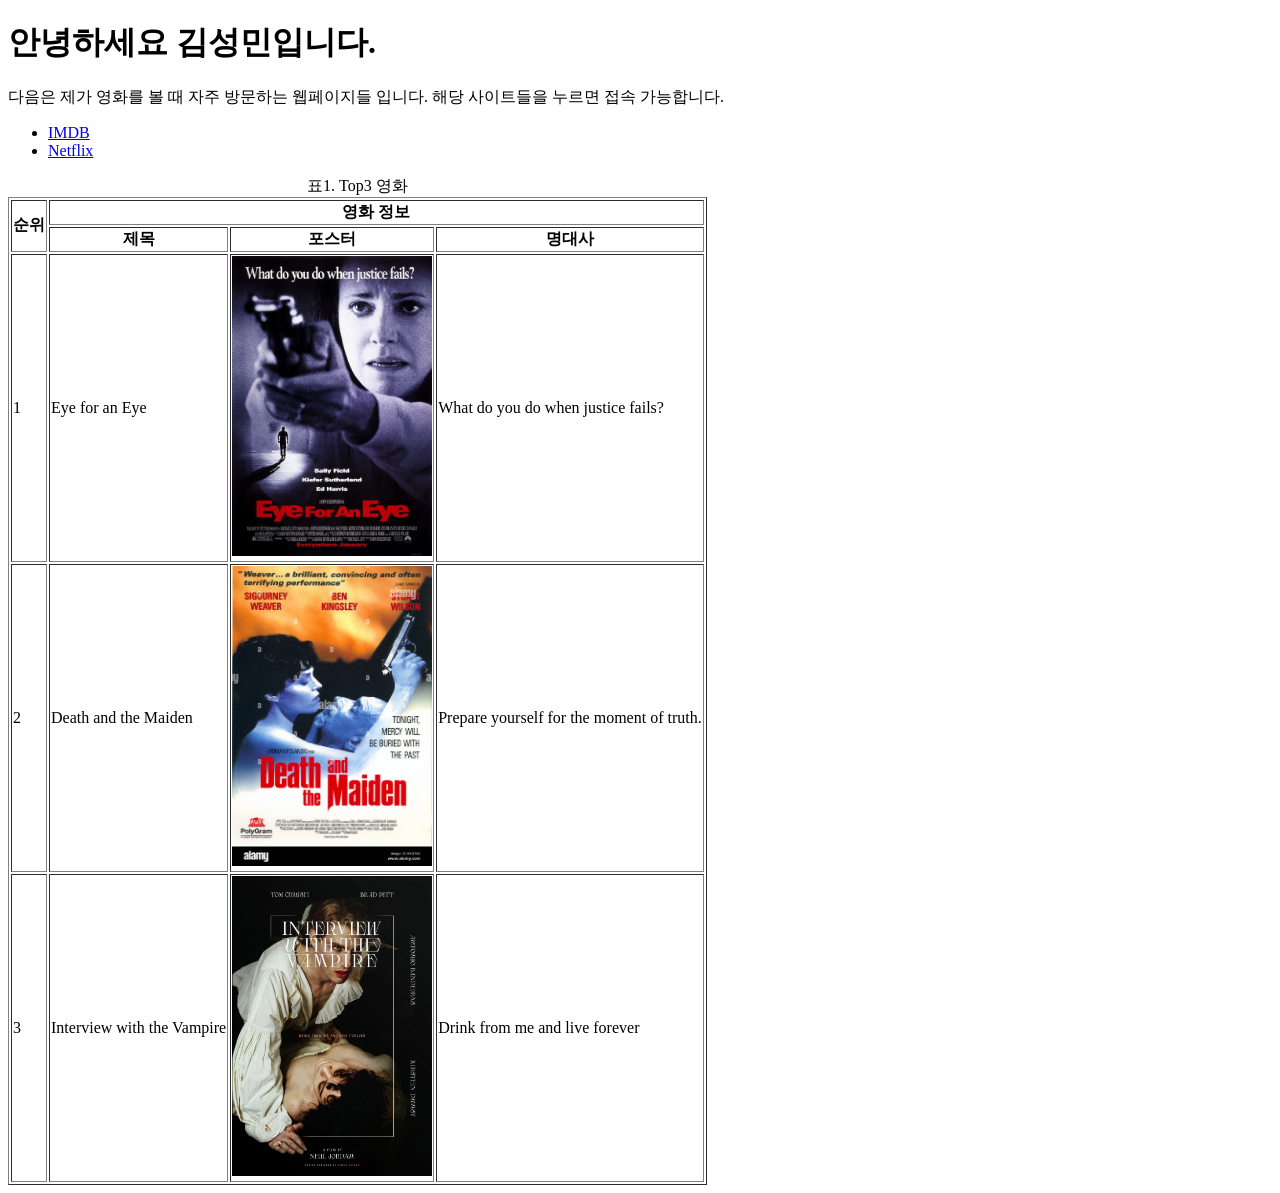
<file: LAB1/index.html>
<!DOCTYPE html>
<html lang="ko">
<head>
    <meta charset="UTF-8">
    <title>내가 좋아하는 영화 Top3</title>
</head>
<body>
    <h1>안녕하세요 김성민입니다.</h1>

    <p>다음은 제가 영화를 볼 때 자주 방문하는 웹페이지들 입니다. 해당 사이트들을 누르면 접속 가능합니다.</p>

    <ul>
        <li><a href="https://www.imdb.com">IMDB</a></li>
        <li><a href="https://www.netflix.com">Netflix</a></li>
    </ul>

    <table border="1">
        <caption>표1. Top3 영화</caption>
        <tr>
            <th rowspan="2">순위</th>
            <th colspan="3">영화 정보</th>
        </tr>
        <tr>
            <th>제목</th>
            <th>포스터</th>
            <th>명대사</th>
        </tr>
        <tr>
            <td>1</td>
            <td>Eye for an Eye</td>
            <td><img src="eye_for_an_eye.jpg" alt="Eye for an Eye 포스터" width="200" height="300"></td>
            <td>What do you do when justice fails?</td>
        </tr>
        <tr>
            <td>2</td>
            <td>Death and the Maiden</td>
            <td><img src="death-and-the-maiden-1995-poster-datm-001vs-BKG7AX.jpg" alt="Death and the Maiden 포스터" width="200" height="300"></td>
            <td>Prepare yourself for the moment of truth.</td>
        </tr>
        <tr>
            <td>3</td>
            <td>Interview with the Vampire</td>
            <td><img src="InterviewWithTheVampire.jpg" alt="Interview with the Vampire 포스터" width="200" height="300"></td>
            <td>Drink from me and live forever</td>
        </tr>
    </table>
</body>
</html>
</file>
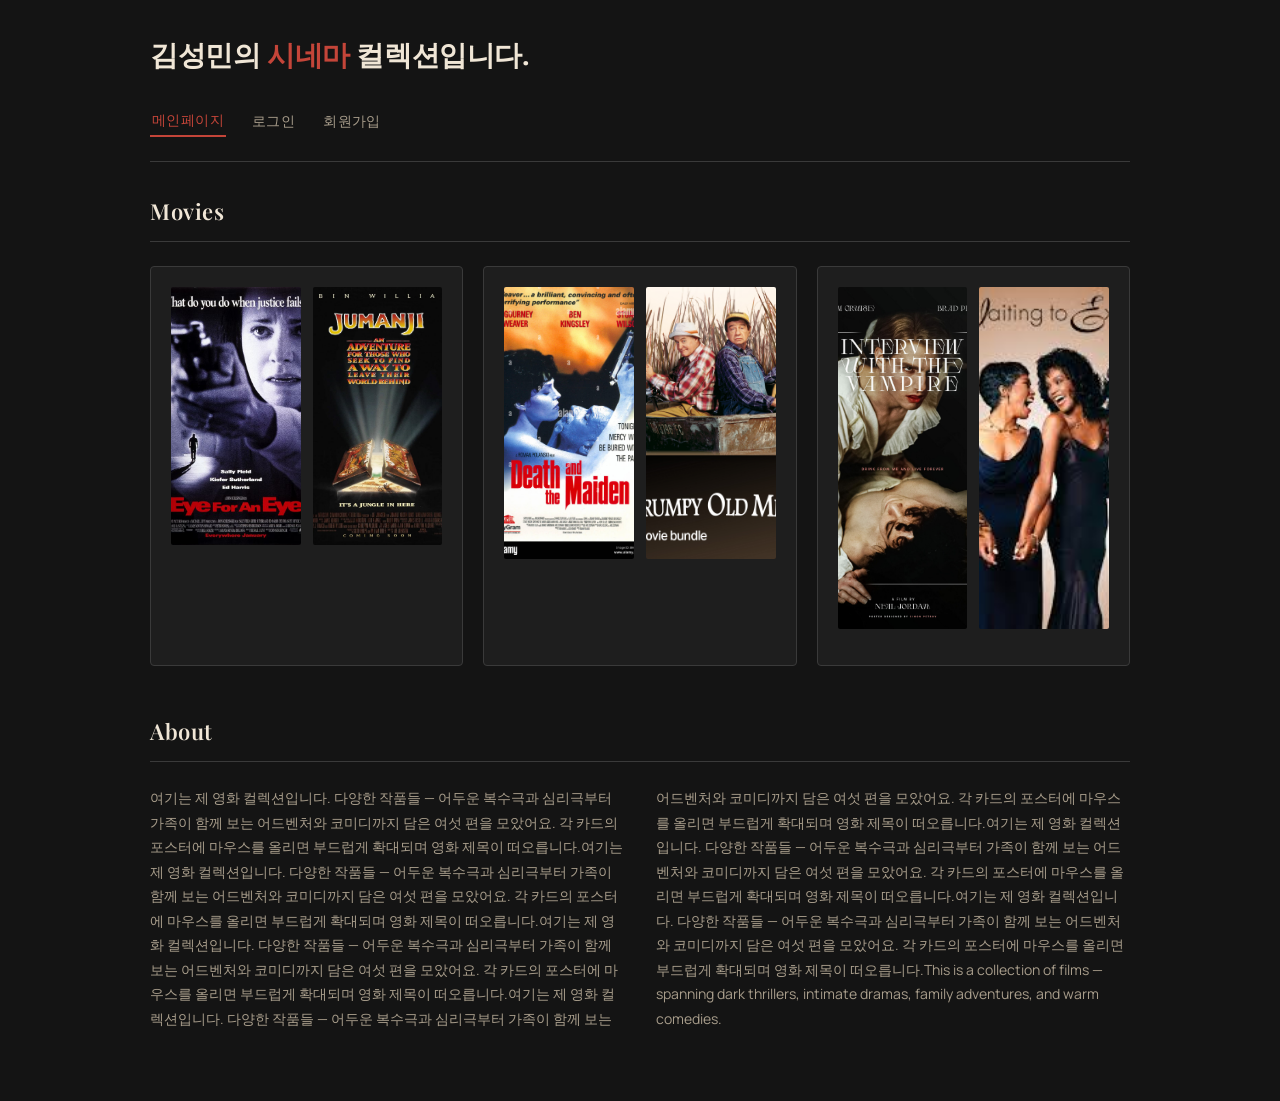
<file: LAB3/index.html>
<!DOCTYPE html>
<html lang="ko">
<head>
    <meta charset="UTF-8">
    <meta name="viewport" content="width=device-width, initial-scale=1.0">
    <title>김성민의 시네마 | 영화 컬렉션</title>
    <link rel="stylesheet" href="main.css">
</head>
<body>
    <div class="page-container">

        <!-- ===== HEADER (animated title + nav linking) ===== -->
        <header class="site-header">

            <!-- Header text slides from RIGHT -> LEFT over 2 seconds -->
            <div class="title-bar">
                <div class="title-spacer"></div>
                <h1 class="header-title">김성민의 <span class="accent">시네마</span> 컬렉션입니다.</h1>
            </div>

            <!-- Navigation: flex-container with 4 flex properties -->
            <nav class="navigation">
                <a href="index.html" class="nav-link nav-link-active">메인페이지</a>
                <a href="login.html" class="nav-link">로그인</a>
                <a href="signup.html" class="nav-link">회원가입</a>
            </nav>
        </header>

        <!-- ===== MAIN CONTENT (4+ nested flex containers) ===== -->
        <main class="main-content">

            <!-- Movies section -->
            <section class="movies-section">
                <h2 class="section-title">Movies</h2>

                <div class="movie-cards">

                    <!-- Card 1: Eye for an Eye + Jumanji -->
                    <article class="movie-card">
                        <div class="movie-images">
                            <div class="image-frame">
                                <img src="images/eye-for-an-eye.jpg"
                                     alt="Eye for an Eye (1996) movie poster"
                                     class="movie-image">
                                <span class="image-label">Eye for an Eye</span>
                            </div>
                            <div class="image-frame">
                                <img src="images/jumanji.jpg"
                                     alt="Jumanji (1995) movie poster"
                                     class="movie-image">
                                <span class="image-label">Jumanji</span>
                            </div>
                        </div>
                    </article>

                    <!-- Card 2: Death and the Maiden + Grumpier Old Men -->
                    <article class="movie-card">
                        <div class="movie-images">
                            <div class="image-frame">
                                <img src="images/death-and-the-maiden.jpg"
                                     alt="Death and the Maiden (1994) movie poster"
                                     class="movie-image">
                                <span class="image-label">Death and the Maiden</span>
                            </div>
                            <div class="image-frame">
                                <img src="images/grumpier-old-men.jpg"
                                     alt="Grumpier Old Men (1995) movie poster"
                                     class="movie-image">
                                <span class="image-label">Grumpier Old Men</span>
                            </div>
                        </div>
                    </article>

                    <!-- Card 3: Interview with the Vampire + Waiting to Exhale -->
                    <article class="movie-card">
                        <div class="movie-images">
                            <div class="image-frame">
                                <img src="images/interview-with-the-vampire.jpg"
                                     alt="Interview with the Vampire (1994) movie poster"
                                     class="movie-image">
                                <span class="image-label">Interview with the Vampire</span>
                            </div>
                            <div class="image-frame">
                                <img src="images/waiting-to-exhale.jpg"
                                     alt="Waiting to Exhale (1995) movie poster"
                                     class="movie-image">
                                <span class="image-label">Waiting to Exhale</span>
                            </div>
                        </div>
                    </article>

                </div>
            </section>

            <!-- About section -->
            <section class="about-section">
                <h2 class="section-title">About</h2>
                <div class="about-content">
                    <p>여기는 제 영화 컬렉션입니다. 다양한 작품들 — 어두운 복수극과 심리극부터 가족이 함께 보는 어드벤처와 코미디까지 담은 여섯 편을 모았어요. 각 카드의 포스터에 마우스를 올리면 부드럽게 확대되며 영화 제목이 떠오릅니다.여기는 제 영화 컬렉션입니다. 다양한 작품들 — 어두운 복수극과 심리극부터 가족이 함께 보는 어드벤처와 코미디까지 담은 여섯 편을 모았어요. 각 카드의 포스터에 마우스를 올리면 부드럽게 확대되며 영화 제목이 떠오릅니다.여기는 제 영화 컬렉션입니다. 다양한 작품들 — 어두운 복수극과 심리극부터 가족이 함께 보는 어드벤처와 코미디까지 담은 여섯 편을 모았어요. 각 카드의 포스터에 마우스를 올리면 부드럽게 확대되며 영화 제목이 떠오릅니다.여기는 제 영화 컬렉션입니다. 다양한 작품들 — 어두운 복수극과 심리극부터 가족이 함께 보는 어드벤처와 코미디까지 담은 여섯 편을 모았어요. 각 카드의 포스터에 마우스를 올리면 부드럽게 확대되며 영화 제목이 떠오릅니다.여기는 제 영화 컬렉션입니다. 다양한 작품들 — 어두운 복수극과 심리극부터 가족이 함께 보는 어드벤처와 코미디까지 담은 여섯 편을 모았어요. 각 카드의 포스터에 마우스를 올리면 부드럽게 확대되며 영화 제목이 떠오릅니다.여기는 제 영화 컬렉션입니다. 다양한 작품들 — 어두운 복수극과 심리극부터 가족이 함께 보는 어드벤처와 코미디까지 담은 여섯 편을 모았어요. 각 카드의 포스터에 마우스를 올리면 부드럽게 확대되며 영화 제목이 떠오릅니다.This is a collection of films — spanning dark thrillers, intimate dramas, family adventures, and warm comedies.</p>
                </div>
            </section>

        </main>
    </div>
</body>
</html>
</file>
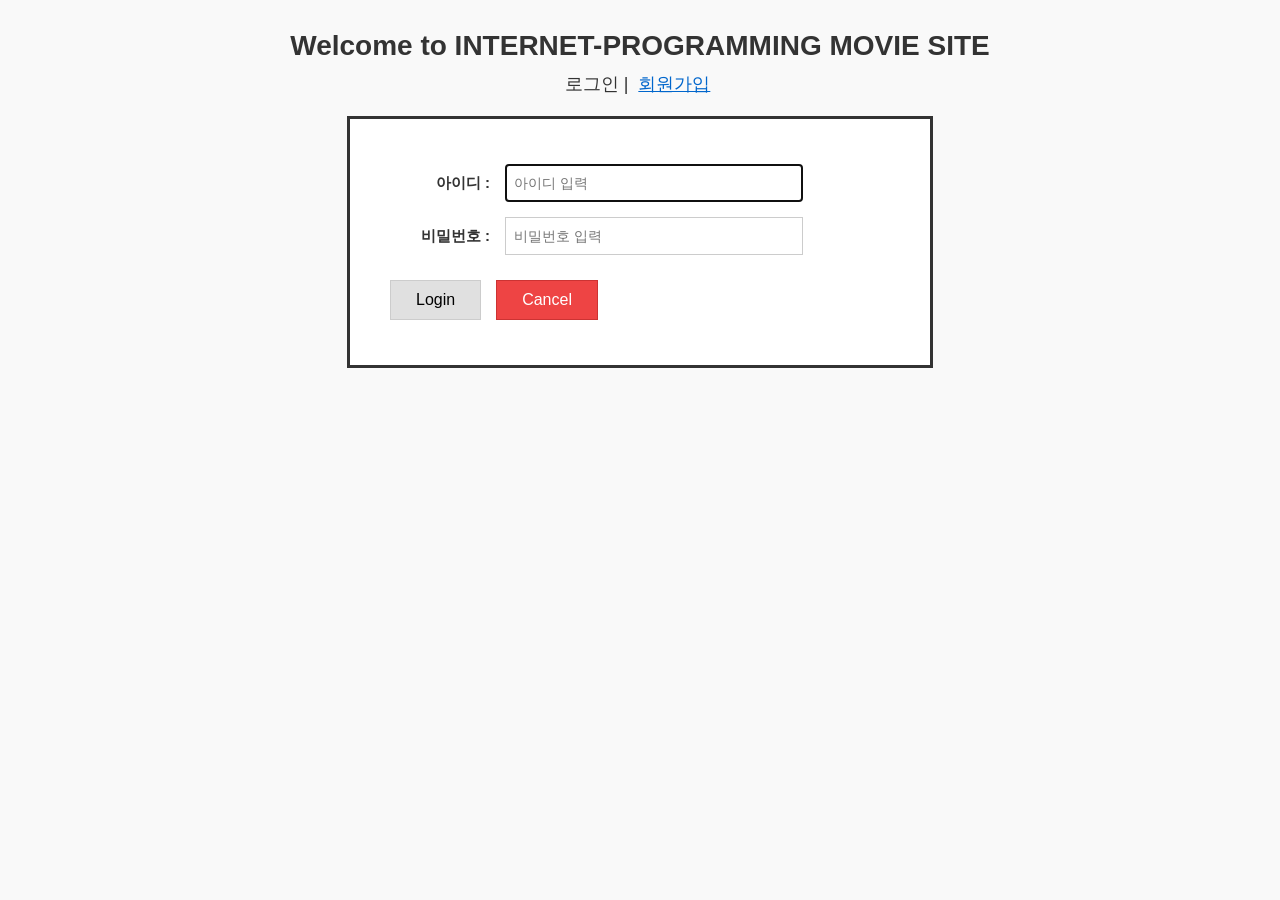
<file: LAB2/login.html>
<!DOCTYPE html>
<html lang="ko">
<head>
    <meta charset="UTF-8">
    <meta name="viewport" content="width=device-width, initial-scale=1.0">
    <title>로그인 - Internet Programming Movie Site</title>
    <link rel="stylesheet" type="text/css" href="main.css">
</head>
<body>

    <h1>Welcome to INTERNET-PROGRAMMING MOVIE SITE</h1>

    <div class="nav-links">
        <span>로그인</span> | <a href="signup.html">회원가입</a>
    </div>

    <div class="form-container">

        <div class="form-row">
            <label for="userid">아이디 :</label>
            <input type="text" id="userid" name="userid" placeholder="아이디 입력" autofocus>
        </div>

        <div class="form-row">
            <label for="password">비밀번호 :</label>
            <input type="password" id="password" name="password" placeholder="비밀번호 입력">
        </div>

        <div class="form-row btn-group">
            <button type="button" class="btn-login">Login</button>
            <button type="button" class="btn-cancel">Cancel</button>
        </div>

    </div>

</body>
</html>
</file>
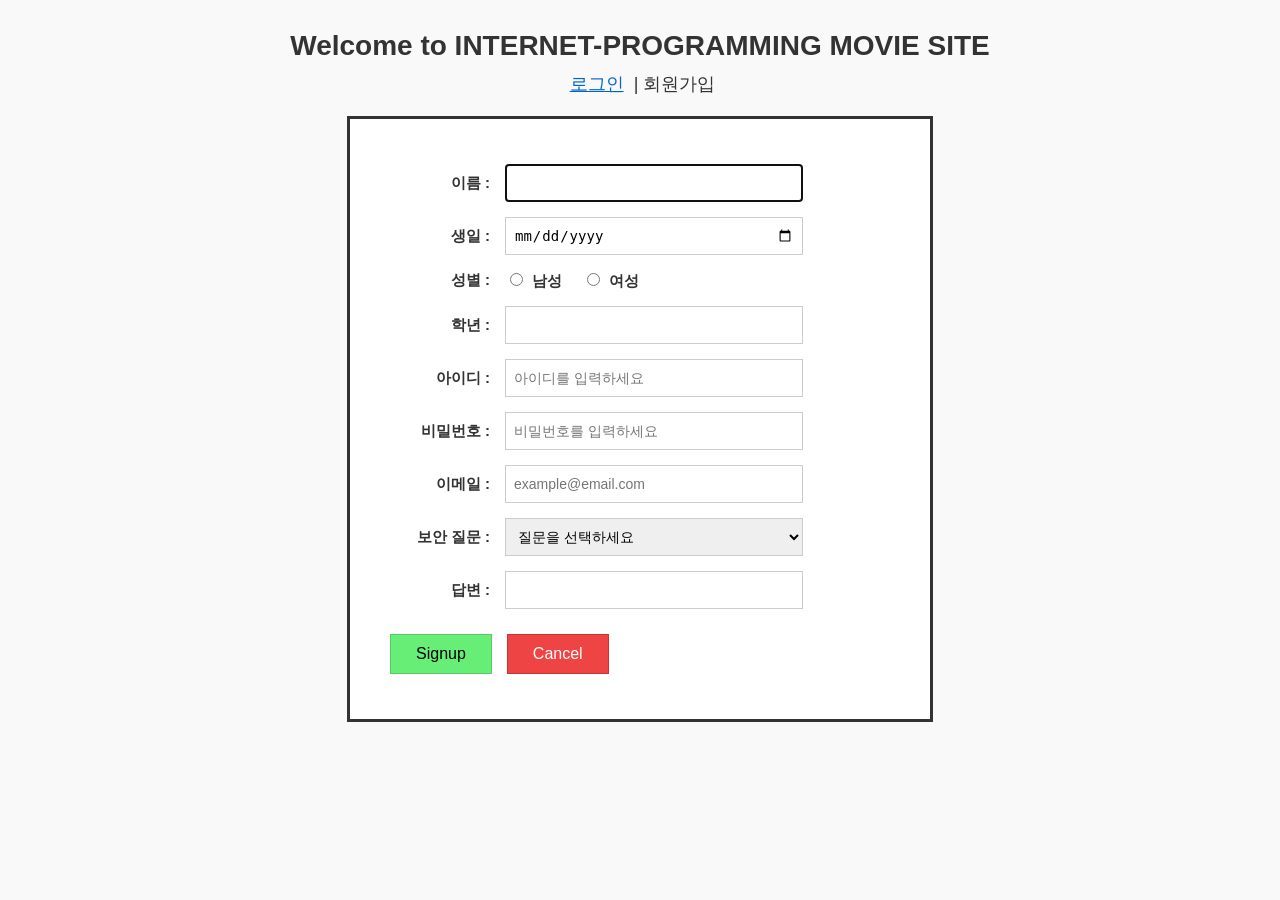
<file: LAB2/signup.html>
<!DOCTYPE html>
<html lang="ko">
<head>
    <meta charset="UTF-8">
    <meta name="viewport" content="width=device-width, initial-scale=1.0">
    <title>회원가입 - Internet Programming Movie Site</title>
    <link rel="stylesheet" type="text/css" href="main.css">
</head>
<body>

    <h1>Welcome to INTERNET-PROGRAMMING MOVIE SITE</h1>

    <div class="nav-links">
        <a href="login.html">로그인</a> | <span>회원가입</span>
    </div>

    <div class="form-container">

        <!-- 1. text input + autofocus + required -->
        <div class="form-row">
            <label for="name">이름 :</label>
            <input type="text" id="name" name="name" autofocus required>
        </div>

        <!-- 2. date input + required -->
        <div class="form-row">
            <label for="birthday">생일 :</label>
            <input type="date" id="birthday" name="birthday" required>
        </div>

        <!-- 3. radio buttons -->
        <div class="form-row">
            <label>성별 :</label>
            <div>
                <input type="radio" id="male" name="gender" value="male">
                <label for="male" class="radio-label">남성</label>
                <input type="radio" id="female" name="gender" value="female">
                <label for="female" class="radio-label">여성</label>
            </div>
        </div>

        <!-- 4. number input + step -->
        <div class="form-row">
            <label for="grade">학년 :</label>
            <input type="number" id="grade" name="grade" min="1" max="4" step="1">
        </div>

        <!-- 5. text input + placeholder + autocomplete -->
        <div class="form-row">
            <label for="userid">아이디 :</label>
            <input type="text" id="userid" name="userid" placeholder="아이디를 입력하세요" autocomplete="username" required>
        </div>

        <!-- 6. password input + placeholder -->
        <div class="form-row">
            <label for="password">비밀번호 :</label>
            <input type="password" id="password" name="password" placeholder="비밀번호를 입력하세요">
        </div>

        <!-- 7. email input + placeholder + autocomplete -->
        <div class="form-row">
            <label for="email">이메일 :</label>
            <input type="email" id="email" name="email" placeholder="example@email.com" autocomplete="email">
        </div>

        <!-- 8. select (dropdown) -->
        <div class="form-row">
            <label for="security">보안 질문 :</label>
            <select id="security" name="security">
                <option value="" selected>질문을 선택하세요</option>
                <option value="pet">첫 번째 반려동물의 이름은?</option>
                <option value="school">졸업한 초등학교 이름은?</option>
                <option value="food">가장 좋아하는 음식은?</option>
                <option value="city">태어난 도시는?</option>
            </select>
        </div>

        <!-- 9. text input -->
        <div class="form-row">
            <label for="answer">답변 :</label>
            <input type="text" id="answer" name="answer">
        </div>

        <!-- Buttons -->
        <div class="form-row btn-group">
            <button type="button" class="btn-signup">Signup</button>
            <button type="button" class="btn-cancel">Cancel</button>
        </div>

    </div>

</body>
</html>
</file>
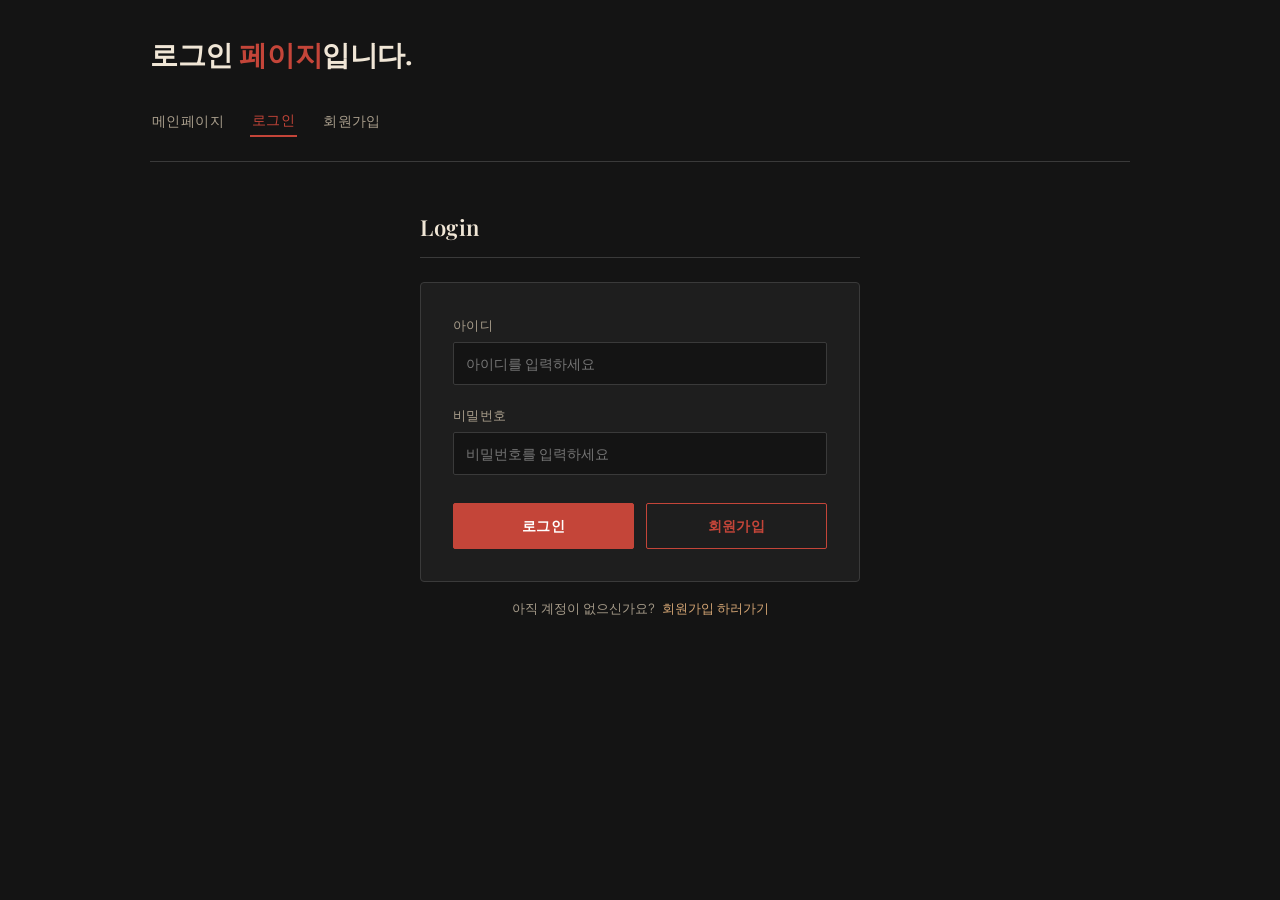
<file: LAB3/login.html>
<!DOCTYPE html>
<html lang="ko">
<head>
    <meta charset="UTF-8">
    <meta name="viewport" content="width=device-width, initial-scale=1.0">
    <title>로그인 | 김성민의 시네마</title>
    <link rel="stylesheet" href="main.css">
</head>
<body>
    <div class="page-container">

        <!-- ===== HEADER ===== -->
        <header class="site-header">
            <div class="title-bar">
                <div class="title-spacer"></div>
                <h1 class="header-title">로그인 <span class="accent">페이지</span>입니다.</h1>
            </div>

            <nav class="navigation">
                <a href="index.html" class="nav-link">메인페이지</a>
                <a href="login.html" class="nav-link nav-link-active">로그인</a>
                <a href="signup.html" class="nav-link">회원가입</a>
            </nav>
        </header>

        <!-- ===== MAIN: login form ===== -->
        <main class="main-content auth-main">
            <section class="auth-section">
                <h2 class="section-title">Login</h2>

                <form class="auth-form" action="#" method="post">
                    <div class="form-row">
                        <label class="form-label" for="login-id">아이디</label>
                        <input type="text"
                               id="login-id"
                               name="username"
                               class="form-input"
                               placeholder="아이디를 입력하세요"
                               required>
                    </div>

                    <div class="form-row">
                        <label class="form-label" for="login-pw">비밀번호</label>
                        <input type="password"
                               id="login-pw"
                               name="password"
                               class="form-input"
                               placeholder="비밀번호를 입력하세요"
                               required>
                    </div>

                    <div class="form-actions">
                        <button type="submit" class="btn-primary">로그인</button>
                        <a href="signup.html" class="btn-secondary">회원가입</a>
                    </div>
                </form>

                <p class="auth-aside">
                    아직 계정이 없으신가요?
                    <a href="signup.html">회원가입 하러가기</a>
                </p>
            </section>
        </main>
    </div>
</body>
</html>
</file>
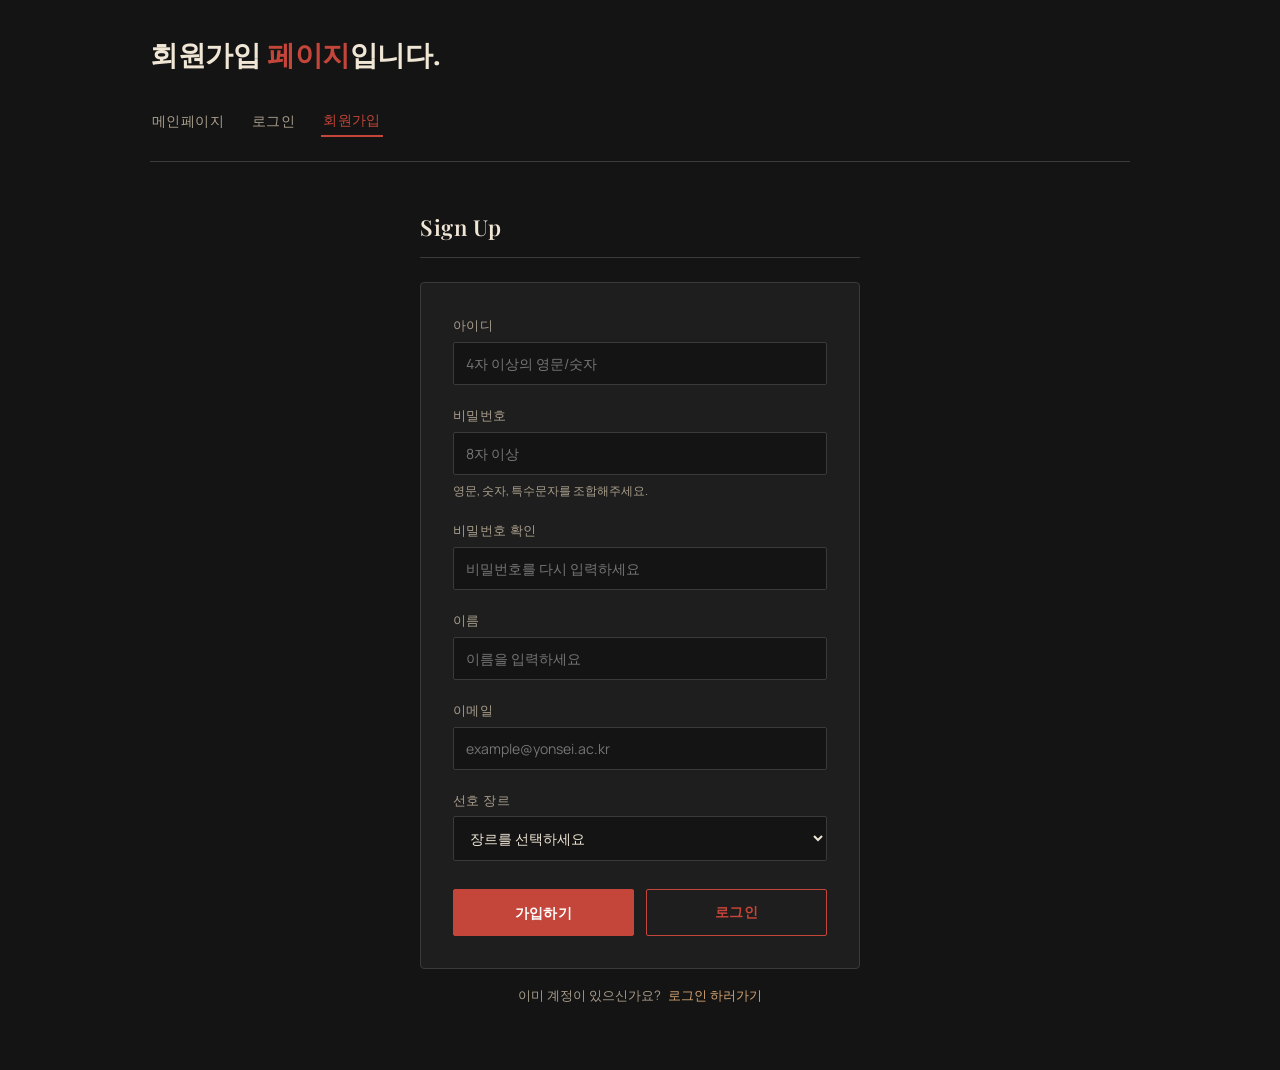
<file: LAB3/signup.html>
<!DOCTYPE html>
<html lang="ko">
<head>
    <meta charset="UTF-8">
    <meta name="viewport" content="width=device-width, initial-scale=1.0">
    <title>회원가입 | 김성민의 시네마</title>
    <link rel="stylesheet" href="main.css">
</head>
<body>
    <div class="page-container">

        <!-- ===== HEADER ===== -->
        <header class="site-header">
            <div class="title-bar">
                <div class="title-spacer"></div>
                <h1 class="header-title">회원가입 <span class="accent">페이지</span>입니다.</h1>
            </div>

            <nav class="navigation">
                <a href="index.html" class="nav-link">메인페이지</a>
                <a href="login.html" class="nav-link">로그인</a>
                <a href="signup.html" class="nav-link nav-link-active">회원가입</a>
            </nav>
        </header>

        <!-- ===== MAIN: signup form ===== -->
        <main class="main-content auth-main">
            <section class="auth-section">
                <h2 class="section-title">Sign Up</h2>

                <form class="auth-form" action="#" method="post">
                    <div class="form-row">
                        <label class="form-label" for="signup-id">아이디</label>
                        <input type="text"
                               id="signup-id"
                               name="username"
                               class="form-input"
                               placeholder="4자 이상의 영문/숫자"
                               required>
                    </div>

                    <div class="form-row">
                        <label class="form-label" for="signup-pw">비밀번호</label>
                        <input type="password"
                               id="signup-pw"
                               name="password"
                               class="form-input"
                               placeholder="8자 이상"
                               required>
                        <span class="form-hint">영문, 숫자, 특수문자를 조합해주세요.</span>
                    </div>

                    <div class="form-row">
                        <label class="form-label" for="signup-pw-confirm">비밀번호 확인</label>
                        <input type="password"
                               id="signup-pw-confirm"
                               name="password_confirm"
                               class="form-input"
                               placeholder="비밀번호를 다시 입력하세요"
                               required>
                    </div>

                    <div class="form-row">
                        <label class="form-label" for="signup-name">이름</label>
                        <input type="text"
                               id="signup-name"
                               name="name"
                               class="form-input"
                               placeholder="이름을 입력하세요"
                               required>
                    </div>

                    <div class="form-row">
                        <label class="form-label" for="signup-email">이메일</label>
                        <input type="email"
                               id="signup-email"
                               name="email"
                               class="form-input"
                               placeholder="example@yonsei.ac.kr"
                               required>
                    </div>

                    <div class="form-row">
                        <label class="form-label" for="signup-genre">선호 장르</label>
                        <select id="signup-genre" name="genre" class="form-select">
                            <option value="">장르를 선택하세요</option>
                            <option value="drama">드라마</option>
                            <option value="thriller">스릴러</option>
                            <option value="horror">호러</option>
                            <option value="romance">로맨스</option>
                            <option value="action">액션</option>
                            <option value="scifi">SF</option>
                        </select>
                    </div>

                    <div class="form-actions">
                        <button type="submit" class="btn-primary">가입하기</button>
                        <a href="login.html" class="btn-secondary">로그인</a>
                    </div>
                </form>

                <p class="auth-aside">
                    이미 계정이 있으신가요?
                    <a href="login.html">로그인 하러가기</a>
                </p>
            </section>
        </main>
    </div>
</body>
</html>
</file>
<file: LAB3/main.css>
/* =====================================================
   LAB3 - main.css
   External stylesheet for index.html, login.html, signup.html
   Yonsei Internet Programming, Spring 2026
   ===================================================== */

@import url('https://fonts.googleapis.com/css2?family=Playfair+Display:wght@400;600;700&family=Manrope:wght@300;400;500;600;700&display=swap');

/* ---------- Reset & Base ---------- */
* {
  box-sizing: border-box;
  margin: 0;
  padding: 0;
}

:root {
  --bg: #141414;
  --surface: #1e1e1e;
  --surface-hi: #2a2a2a;
  --border: #3a3a3a;
  --text: #f0e6d6;
  --text-muted: #a89d8b;
  --accent: #c44539;
  --accent-soft: #d4a574;
}

html, body {
  /* prevent horizontal scrollbar from animation start (header text off-screen) */
  overflow-x: hidden;
}

body {
  font-family: 'Manrope', 'Apple SD Gothic Neo', 'Malgun Gothic', sans-serif;
  background: var(--bg);
  color: var(--text);
  line-height: 1.6;
  min-height: 100vh;
}

/* ---------- 1020px container ---------- */
.page-container {
  width: 100%;
  max-width: 1020px;
  margin: 0 auto;
  padding: 0 20px;
}

/* =====================================================
   HEADER (title + navigation)
   ===================================================== */
.site-header {
  padding: 32px 0 16px;
  border-bottom: 1px solid var(--border);
}

/* --- Header title sliding animation (right -> left, 2s) --- */
/* Technique: a flex spacer's width shrinks from 100% -> 0,
   pushing the title from the right edge of the bar to the left.
   Pure HTML/CSS, no JS. */
.title-bar {
  display: flex;
  width: 100%;
  overflow: hidden;          /* keep title clipped within 1020px */
  margin-bottom: 20px;
}

.title-spacer {
  flex-shrink: 0;
  animation-name: slideHeader;
  animation-duration: 2s;
  animation-timing-function: ease-out;
  animation-fill-mode: forwards;
}

@keyframes slideHeader {
  from { width: 100%; }
  to   { width: 0; }
}

.header-title {
  flex-shrink: 0;
  white-space: nowrap;
  font-family: 'Playfair Display', 'Nanum Myeongjo', serif;
  font-size: 28px;
  font-weight: 700;
  letter-spacing: -0.4px;
  color: var(--text);
}

.header-title .accent {
  color: var(--accent);
}

/* --- Navigation: flex container (uses 4 flex props) --- */
.navigation {
  display: flex;
  flex-direction: row;        /* (1) */
  flex-wrap: nowrap;          /* (2) */
  justify-content: flex-start;/* (3) */
  align-items: center;
  gap: 24px;
  padding: 8px 0;
}

.nav-link {
  flex-grow: 0;               /* (4) */
  flex-shrink: 0;
  text-decoration: none;
  color: var(--text-muted);
  font-size: 14px;
  font-weight: 500;
  letter-spacing: 0.4px;
  padding: 4px 2px;
  transition: color 0.2s ease;
}

.nav-link:hover {
  color: var(--accent-soft);
}

.nav-link-active {
  color: var(--accent);
  border-bottom: 2px solid var(--accent);
}

/* =====================================================
   MAIN CONTENT (nested flex containers, 4+ levels)
   Hierarchy used in index.html:
   main(col)
     └ movies-section(col)
         └ movie-cards(row)
             └ movie-card(col)
                 └ movie-images(row)
     └ about-section(col)
         └ about-content(row)
   ===================================================== */
.main-content {
  display: flex;              /* L1 */
  flex-direction: column;
  gap: 48px;
  padding: 32px 0 64px;
}

.section-title {
  font-family: 'Playfair Display', serif;
  font-size: 22px;
  font-weight: 600;
  margin-bottom: 24px;
  padding-bottom: 12px;
  border-bottom: 1px solid var(--border);
  letter-spacing: 0.5px;
}

/* --- Movies section --- */
.movies-section {
  display: flex;              /* L2 */
  flex-direction: column;
}

.movie-cards {
  display: flex;              /* L3 */
  flex-direction: row;
  flex-wrap: wrap;
  gap: 20px;
}

.movie-card {
  display: flex;              /* L4 */
  flex-direction: column;
  flex: 1 1 0;
  min-width: 0;
  background: var(--surface);
  border: 1px solid var(--border);
  border-radius: 4px;
  padding: 20px;
}

.movie-title {
  font-family: 'Playfair Display', serif;
  font-size: 18px;
  font-weight: 600;
  margin-bottom: 16px;
  color: var(--text);
}

.movie-images {
  display: flex;              /* L5 */
  flex-direction: row;
  gap: 12px;
  margin-bottom: 16px;
}

/* --- Image hover effects (zoom + label overlay) --- */
.image-frame {
  position: relative;
  flex: 1 1 auto;
  overflow: hidden;
  border-radius: 2px;
  background: var(--surface-hi);
  aspect-ratio: 2 / 3;
}

.movie-image {
  width: 100%;
  height: 100%;
  object-fit: cover;
  display: block;
  /* Hover zoom: 2 second transition (Requirement #4) */
  transition: transform 2s ease;
}

.image-frame:hover .movie-image {
  transform: scale(1.18);
}

/* Hover label: shows movie name on top of the image (Requirement #5) */
.image-label {
  position: absolute;
  inset: 0;
  display: flex;
  align-items: center;
  justify-content: center;
  background: rgba(20, 20, 20, 0.82);
  color: var(--text);
  font-family: 'Playfair Display', serif;
  font-size: 16px;
  font-weight: 600;
  text-align: center;
  padding: 12px;
  opacity: 0;
  transition: opacity 0.4s ease;
  pointer-events: none;
  letter-spacing: 0.3px;
}

.image-frame:hover .image-label {
  opacity: 1;
}

.movie-meta {
  font-size: 13px;
  color: var(--text-muted);
  letter-spacing: 0.3px;
  margin-top: auto;
}

/* --- About section --- */
.about-section {
  display: flex;              /* L (extra) */
  flex-direction: column;
}

.about-content {
  /* CSS multi-column layout: text flows vertically within each column,
     overflows into right column when left fills up — matches example p9 */
  column-count: 2;
  column-gap: 32px;
}

.about-content p {
  font-size: 14px;
  color: var(--text-muted);
  line-height: 1.75;
  margin-bottom: 12px;
}

/* =====================================================
   AUTH PAGES (login.html, signup.html)
   ===================================================== */
.auth-main {
  display: flex;
  flex-direction: column;
  align-items: center;
  justify-content: flex-start;
  padding: 48px 0 64px;
}

.auth-section {
  width: 100%;
  max-width: 440px;
  display: flex;
  flex-direction: column;
}

.auth-form {
  display: flex;
  flex-direction: column;
  gap: 20px;
  padding: 32px;
  background: var(--surface);
  border: 1px solid var(--border);
  border-radius: 4px;
}

.form-row {
  display: flex;
  flex-direction: column;
  gap: 6px;
}

.form-label {
  font-size: 13px;
  color: var(--text-muted);
  letter-spacing: 0.4px;
  text-transform: uppercase;
  font-weight: 500;
}

.form-input,
.form-select {
  background: var(--bg);
  border: 1px solid var(--border);
  color: var(--text);
  padding: 11px 12px;
  font-family: inherit;
  font-size: 14px;
  border-radius: 2px;
  transition: border-color 0.2s ease;
}

.form-input:focus,
.form-select:focus {
  outline: none;
  border-color: var(--accent);
}

.form-hint {
  font-size: 12px;
  color: var(--text-muted);
}

.form-actions {
  display: flex;
  flex-direction: row;
  gap: 12px;
  margin-top: 8px;
}

.btn-primary,
.btn-secondary {
  flex: 1 1 0;
  padding: 11px 16px;
  font-family: inherit;
  font-size: 14px;
  font-weight: 600;
  text-align: center;
  text-decoration: none;
  border-radius: 2px;
  cursor: pointer;
  transition: background 0.2s ease, color 0.2s ease;
  border: 1px solid var(--accent);
  letter-spacing: 0.3px;
}

.btn-primary {
  background: var(--accent);
  color: #fff;
}

.btn-primary:hover {
  background: #a8362c;
}

.btn-secondary {
  background: transparent;
  color: var(--accent);
}

.btn-secondary:hover {
  background: rgba(196, 69, 57, 0.12);
}

.auth-aside {
  margin-top: 16px;
  font-size: 13px;
  color: var(--text-muted);
  text-align: center;
}

.auth-aside a {
  color: var(--accent-soft);
  text-decoration: none;
  margin-left: 4px;
}

.auth-aside a:hover {
  text-decoration: underline;
}

/* =====================================================
   MEDIA QUERIES (3 cases as required by spec)
   Case 1: 801px and up   -> default styles above
   Case 2: 481px ~ 800px  -> tablet
   Case 3: up to 480px    -> mobile
   ===================================================== */

/* --- Case 2: Tablet (481px ~ 800px) --- */
@media (min-width: 481px) and (max-width: 800px) {
  .header-title {
    font-size: 24px;
  }

  /* NAVIGATION layout change: center items horizontally (was flex-start on desktop) */
  .navigation {
    flex-direction: row;
    flex-wrap: wrap;
    justify-content: center;
    gap: 20px;
  }

  /* MAIN CONTENT layout change: 2 cards per row instead of 3 */
  .movie-card {
    flex: 0 1 calc(50% - 10px);
    min-width: 240px;
    max-width: calc(50% - 10px);
  }

  /* MAIN CONTENT layout change: about text uses single column (was 2-column) */
  .about-content {
    column-count: 1;
  }
}

/* --- Case 3: Mobile (max-width 480px) --- */
@media (max-width: 480px) {
  .site-header {
    padding: 20px 0 12px;
  }

  .header-title {
    font-size: 20px;
  }

  /* Navigation stacks vertically and centers */
  .navigation {
    flex-direction: column;
    flex-wrap: wrap;
    justify-content: center;
    align-items: center;
    gap: 10px;
  }

  .nav-link {
    flex-grow: 1;
    width: 100%;
    text-align: center;
  }

  .nav-link-active {
    border-bottom: 2px solid var(--accent);
  }

  /* Main content tightens up */
  .main-content {
    gap: 32px;
    padding: 20px 0 48px;
  }

  /* Movie cards: single column */
  .movie-cards {
    flex-direction: column;
  }

  .movie-card {
    flex: 1 1 100%;
  }

  /* About: single column on mobile */
  .about-content {
    column-count: 1;
  }

  /* Auth form padding */
  .auth-form {
    padding: 24px 18px;
  }

  .form-actions {
    flex-direction: column;
  }
}
</file>
<file: LAB2/main.css>
/* main.css - External Style Sheet for LAB2 */

/* font-family, font-size, text-align, color, margin */
body {
    font-family: 'Segoe UI', Tahoma, Geneva, Verdana, sans-serif;
    font-size: 16px;
    text-align: center;
    color: #333;
    margin: 0;
    padding: 0;
    background-color: #f9f9f9;
}

/* font-size, font-family */
h1 {
    font-family: 'Arial Black', Gadget, sans-serif;
    font-size: 28px;
    margin: 30px 0 10px 0;
}

.nav-links {
    margin-bottom: 20px;
    font-size: 18px;
}

.nav-links a {
    color: #0066cc;
    text-decoration: underline;
    margin: 0 5px;
}

.nav-links span {
    color: #333;
}

/* background-color, border, padding, margin, width */
.form-container {
    background-color: #ffffff;
    border: 3px solid #333;
    padding: 30px 40px;
    margin: 0 auto;
    width: 500px;
    text-align: left;
}

.form-row {
    margin: 15px 0;
    display: flex;
    align-items: center;
}

/* width, font-size */
.form-row label {
    width: 100px;
    font-size: 15px;
    font-weight: bold;
    text-align: right;
    margin-right: 15px;
}

/* border, padding, width, height, font-size */
.form-row input[type="text"],
.form-row input[type="date"],
.form-row input[type="number"],
.form-row input[type="password"],
.form-row input[type="email"] {
    border: 1px solid #ccc;
    padding: 8px;
    width: 280px;
    height: 20px;
    font-size: 14px;
}

.form-row select {
    border: 1px solid #ccc;
    padding: 8px;
    width: 298px;
    height: 38px;
    font-size: 14px;
}

.form-row input[type="radio"] {
    margin-right: 5px;
}

.radio-label {
    margin-right: 30px;
    font-size: 14px;
}

/* background-color, color, font-size, padding, margin, border, width, height */
.btn-group {
    margin-top: 25px;
    padding-left: 0;
}

.btn-signup {
    background-color: #66ee77;
    color: #000;
    font-size: 16px;
    padding: 10px 25px;
    margin-right: 15px;
    border: 1px solid #55cc66;
    cursor: pointer;
}

.btn-cancel {
    background-color: #ee4444;
    color: #fff;
    font-size: 16px;
    padding: 10px 25px;
    border: 1px solid #cc3333;
    cursor: pointer;
}

.btn-login {
    background-color: #e0e0e0;
    color: #000;
    font-size: 16px;
    padding: 10px 25px;
    margin-right: 15px;
    border: 1px solid #ccc;
    cursor: pointer;
}
</file>
